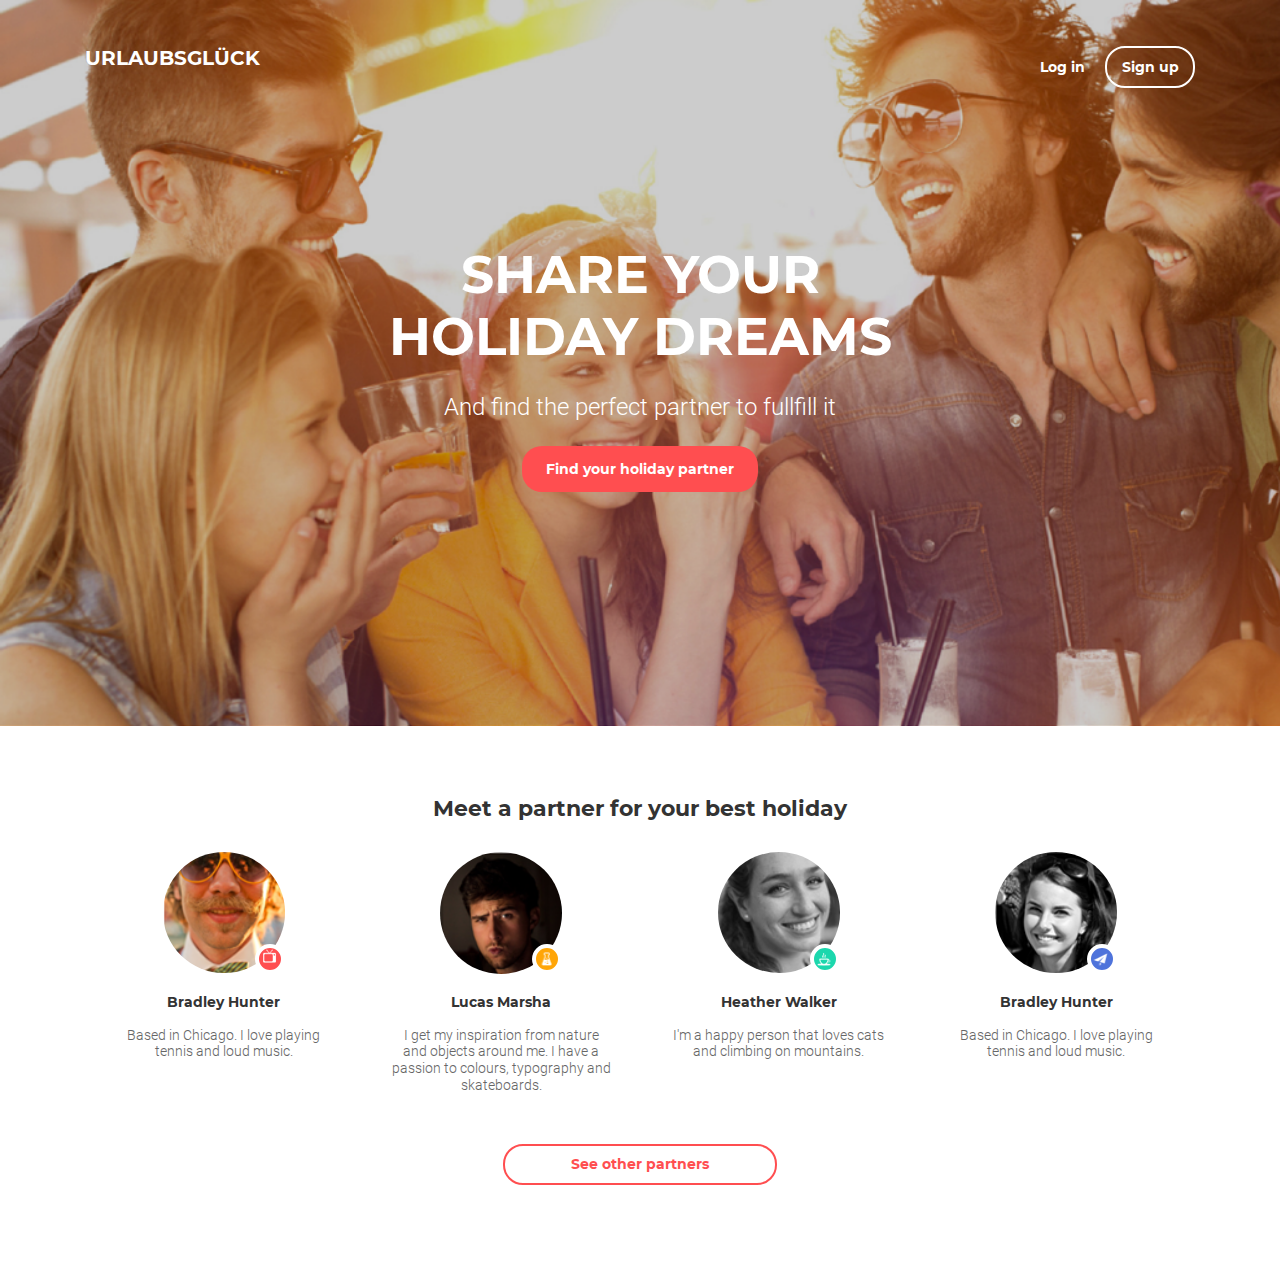
<file: index.html>
<!DOCTYPE html>
<html lang="en">
<head>
    <meta charset="UTF-8">
    <meta name="viewport" content="width=device-width, initial-scale=1.0">
    <title>Module9</title>
    <link rel="stylesheet" href="./css/bootstrap-grid.css">
    <link href="css/styles.css" rel="stylesheet">
</head>
<body>
    <header class="header">
        <div class="container">
            <nav class="row flex-md-row-reverse justify-content-md-between nav-page-promo">
                <div class="col-12 col-md-4 col-lg-3 nav-column">
                    <ul class="nav-page-promo-list align-items-baseline">
                        <li class="nav-page-promo-list-item">
                            <button class="nav-page-promo-list-item-button item-button-left">Log in</button>
                        </li>
                        <li class="nav-page-promo-list-item">
                            <button class="nav-page-promo-list-item-button item-button-rigth">Sign up</button>
                        </li>
                    </ul>
                </div>
                <div class="col-12 col-md-3 col-lg-2 nav-page-promo-logotype">
                    <a href="#" class="nav-page-promo-logotype-link">urlaubsglück</a>
                </div>
            </nav>
            <div class="row justify-content-md-center hero-wraper">
                <div class="col-12 col-md-10 col-lg-7 hero">
                    <h1 class="hero-title">Share your
                        <span>holiday dreams</span></h1>
                    <p class="hero-text">And find the perfect partner to fullfill it</p>
                    <button class="hero-button">Find your holiday partner</button>
                </div>
            </div>           
        </div>
    </header>
    <main class="main">
        <section class="container">
            <div class="row justify-content-md-center page-partners-wraper">
                <div class="col-12 page-partners-wraper-title">
                    <h2 class="page-partners-wraper-title-text">Meet a partner for your best holiday</h2>
                </div>
                <ul class="col-12 col-md-10 col-lg-12 page-partners-card-list">                
                    <li class="page-partners-card-list-item">                    
                        <div class="partners-item-photo partners-icon-bradley-hunter-man">
                            <img src="./image/bradley-hunter-man.png" alt="man" width="122" height="122" class="partners-item-photo-img" >
                        </div>
                        <h3 class="partners-item-title">Bradley Hunter</h3>
                        <p class="partners-item-text">Based in Chicago. I love playing tennis and loud music.</p>
                    </li>
                    <li class="page-partners-card-list-item">
                        <div class="partners-item-photo partners-icon-lucas-marsha">
                            <img src="./image/lucas-marsha.png" alt="man" width="122" height="122" class="partners-item-photo-img" >
                        </div>
                        <h3 class="partners-item-title">Lucas Marsha</h3>
                        <p class="partners-item-text">I get my inspiration from nature and objects around me. I have a passion to colours, typography and skateboards.</p>
                    </li>
                    <li class="page-partners-card-list-item">
                        <div class="partners-item-photo partners-icon-heather-walker">
                            <img src="./image/heather-walker.png" alt="man" width="122" height="122" class="partners-item-photo-img" >
                        </div>
                        <h3 class="partners-item-title">Heather Walker</h3>
                        <p class="partners-item-text">I'm a happy person that loves cats and climbing on mountains.</p>
                    </li>
                    <li class="page-partners-card-list-item">
                        <div class="partners-item-photo partners-icon-bradley-hunter-girl">
                            <img src="./image/bradley-hunter-girl.png" alt="man" width="122" height="122" class="partners-item-photo-img" >
                        </div>
                        <h3 class="partners-item-title">Bradley Hunter</h3>
                        <p class="partners-item-text">Based in Chicago. I love playing tennis and loud music.</p>
                    </li>
                </ul>
                <div class="col-12 partners-item-button">
                    <a class="partners-item-button-link">See other partners</a>
                </div>
            </div>            
        </section>        
    </main>
</body>
</html>
</file>
<file: css/styles.css>
@font-face {
  font-family: 'Montserrat';
  font-style: normal;
  font-weight: 400;
  src: local('Montserrat Regular'), local('Montserrat-Regular'),
        url('../fonts/montserrat-v14-latin-regular.woff2') format('woff2'),
        url('../fonts/montserrat-v14-latin-regular.woff') format('woff');
}
  
@font-face {
  font-family: 'Montserrat';
  font-style: normal;
  font-weight: 700;
  src: local('Montserrat Bold'), local('Montserrat-Bold'),
      url('../fonts/montserrat-v14-latin-700.woff2') format('woff2'),
      url('../fonts/montserrat-v14-latin-700.woff') format('woff');
}
  
@font-face {
  font-family: 'Roboto';
  font-style: normal;
  font-weight: 300;
  src: local('Roboto Light'), local('Roboto-Light'),
        url('../fonts/roboto-v20-latin-300.woff2') format('woff2'),
        url('../fonts/roboto-v20-latin-300.woff') format('woff');
}
  
@font-face {
  font-family: 'Roboto';
  font-style: normal;
  font-weight: 400;
  src: local('Roboto'), local('Roboto-Regular'),
        url('../fonts/roboto-v20-latin-regular.woff2') format('woff2'),
        url('../fonts/roboto-v20-latin-regular.woff') format('woff');
}

*,
*::before,
*::after {
  margin: 0;
  padding: 0;
}
    
body {
  background-size: cover;
  line-height: 1.2;
}
    
ul, li {
  list-style: none;
}
    
img {
  display: block;
  width: 100%;
  height: auto;
}
    
a {
  text-decoration: none;
  text-transform: uppercase;
}

h1 {
  white-space: pre-line;
}
    
h2, h3 {
  text-transform: uppercase;
}
  
p {
  text-transform: none;
}
  
.visually-hidden {
  position: absolute;
  white-space: nowrap;
  width: 1px;
  height: 1px;
  overflow: hidden;
  border: 0;
  padding: 0;
  clip: rect(0 0 0 0);
  clip-path: inset(50%);
  margin: -1px;
}

/*--------------------header-------------------------*/

.header {
  padding: 20px 0 140px 0;
  background-color: #000000;
  background-image: url(../image/mobile-img.png);
  background-repeat: no-repeat;
  background-size: cover;
}

.nav-page-promo {
  margin-bottom: 40px;
}

.nav-column {
  margin-bottom: 116px;
}

.nav-page-promo-list {
  display: flex;
  justify-content: center;
}

.nav-page-promo-list-item:not(:last-child) {
  margin-right: 20px;
}

.nav-page-promo-list-item-button {
  border: none;
  outline: none;  
  background-color: transparent;
  cursor: pointer;
  font-family: 'Montserrat';
  font-size: 0.875rem;
  font-weight: 700;
  color: #ffffff;
  position: relative;
}

.item-button-rigth {
  width: 90px;
  padding: 10px;
  border: 2px solid #ffffff;
  border-radius: 20px;
}

.item-button-rigth:hover {
  background-color: #ff4e50;
  transition: background-color 0.2s linear;
}

.item-button-left:hover {
  color: #ff4e50;
  transition: color 0.2s linear;
}

.item-button-left:hover::after {
  opacity: 1;
  visibility: visible;
  width: 100%;
} 

.item-button-left::after {
  content: "";
  display: block;
  background-color: #ff4e50;
  width: 0%;
  height: 3px;
  bottom: -12px;
  position: absolute;
  left: 50%;
  transform: translateX(-50%);
  transition: width 0.2s linear;
  opacity: 0;
  visibility: hidden;
}

.nav-page-promo-logotype-link {
  display: block;
  width: max-content;
  margin: 0 auto;
  font-family: 'Montserrat';
  font-size: 1.25rem;
  font-weight: 700;
  color: #ffffff;
}

.nav-page-promo-logotype-link:hover {
  color: #ff4e50;
  transition: color 0.2s linear;
}

.hero {
  text-align: center;
}

.hero-title {
  margin-bottom: 24px;
  font-family: 'Montserrat';
  font-size: 1.75rem;
  font-weight: 700;
  color: #ffffff;
  text-transform: uppercase;
}

.hero-text {
  margin-bottom: 24px;
  font-family: 'Roboto';
  font-size: 1.0625rem;
  font-weight: 300;
  color: #ffffff;
}

.hero-button {
  padding: 8px 20px;  
  background-color: rgb( 255, 78, 80 );
  border: none;
  border-radius: 20px;
  outline: none;
  font-family: 'Montserrat';
  font-size: 0.875rem;
  font-weight: 700;
  color: #ffffff;
  cursor: pointer;
}

.hero-button:hover {
  background-color: rgb(255, 5, 9);
  transition: background-color 0.2s linear;  
}

/*----------------------main----------------------*/

.main {
  padding: 70px 0 57px 0;
}

.page-partners-wraper-title {
  margin-bottom: 18px;
}

.page-partners-wraper-title-text {
  display: block;
  margin: 0 auto;
  text-align: center;
  font-family: 'Montserrat';
  font-size: 1.3738rem;
  font-weight: 700;
  color: #333333;
  text-transform: none;
}

.page-partners-card {
  margin-bottom: 30px;
}

.page-partners-card-list {
  text-align: center;
  margin-bottom: 40px;
}

.page-partners-card-list-item {
  margin: 0 auto;
  width: 220px;
}

.partners-item-photo {
  display: block;
  margin: 0 auto;
  margin-bottom: 20px;
  position: relative;
  width: 122px;
  height: 122px;
}

.partners-item-photo::before {
  content: '';
  position: absolute;
  width: 30px;
  height: 30px;
  background-position: center;
  background-repeat: no-repeat;
  right: 0;
  bottom: 0;
  border: 4px solid #ffffff;
  border-radius: 50%;
}

.partners-icon-bradley-hunter-man::before{
  background-color: rgb( 255, 78, 80 );
  background-image: url(../image/icon/tv.png); 
}

.partners-icon-lucas-marsha::before{
  background-color: rgb( 255, 165, 7 );
  background-image: url(../image/icon/flask.png);
}

.partners-icon-heather-walker::before{
  background-color: rgb( 28, 215, 173 );
  background-image: url(../image/icon/coffee.png); 
}

.partners-icon-bradley-hunter-girl::before{
  background-color: rgb( 78, 115, 219 );
  background-image: url(../image/icon/airplane.png); 
}

.partners-item-photo-img {
  border-radius: 50%;
}

.partners-item-title {
  padding-bottom: 16px;
  font-family: 'Montserrat';
  font-size: 0.8731rem;
  font-weight: 700;
  color: #333333;
  text-transform: none;
}

.partners-item-text {
  font-family: 'Roboto';
  font-size: 0.8731rem;
  font-weight: 300;
  color: #666666;
}

.partners-item-button-link {
  display: block;
  margin: 0 auto;
  padding: 10px 50px;
  width: 274px;
  border: 2px solid rgb(255, 78, 80);
  border-radius: 20px;  
  cursor: pointer;
  outline: none;
  text-align: center;
  font-family: 'Montserrat';
  font-size: 0.875rem;
  font-weight: 700;
  color: #ff4e50;
  text-transform: none;
}

.partners-item-button-link:hover{
  color: #ffffff;
  background-color: rgb( 255, 78, 80 );
  transition: background-color 0.2s linear;
}

/*-----------------------media------------------*/

@media screen and (max-width: 767px) {
  .page-partners-card-list-item:not(:last-child) {
    margin-bottom: 30px;
  }
}

@media screen and (min-width: 768px) {
  .header {
    background-image: url(../image/tablet-img.png);
    padding: 40px 0 234px 0;
  }

  .nav-page-promo-list{
    justify-content: flex-end;
  }

  .hero-title {
    font-size: 3.2481rem;
  }

  .hero-text {
    font-size: 1.4994rem;
  }

  .hero-button {
    font-size: 0.8744rem;
    padding: 14px 20px;
  }

  .main {
    padding: 70px 0 40px 0;
  }

  .page-partners-wraper-title {
    margin-bottom: 30px;
  } 

  .page-partners-card-list {
    display: flex;
    flex-wrap: wrap;
  }

  .page-partners-card-list-item:not(:nth-last-child(-n+2)) {
    margin-bottom: 60px;
  }

  .partners-item-button {
    font-size: 0.8738rem;
    padding: 10px 30px;
  }
}

@media (max-width: 992px) {
  .page-partners-card-list-item:not(:nth-last-child(-n+2)) {
    margin-bottom: 60px;
  }
}

@media (min-width: 992px) {
  .header {
    padding: 46px 0 234px 0;
    background-image: url(../image/desktop-img.png);
  }

  .hero-title {
    font-size: 3.25rem;
  }

  .hero-text {
    font-size: 1.5rem;
  }

  .hero-button {
    font-size: 0.875rem;
    padding: 14px 24px;
  }

  .main {
    padding: 70px 0px;
  }

  .page-partners-card-list {
    flex-wrap: nowrap;
  }

  .page-partners-card-list-item:nth-child(n) {
    margin-bottom: 0;
  }

  .partners-item-button {
    font-size: 0.875rem;
  }
}
</file>
